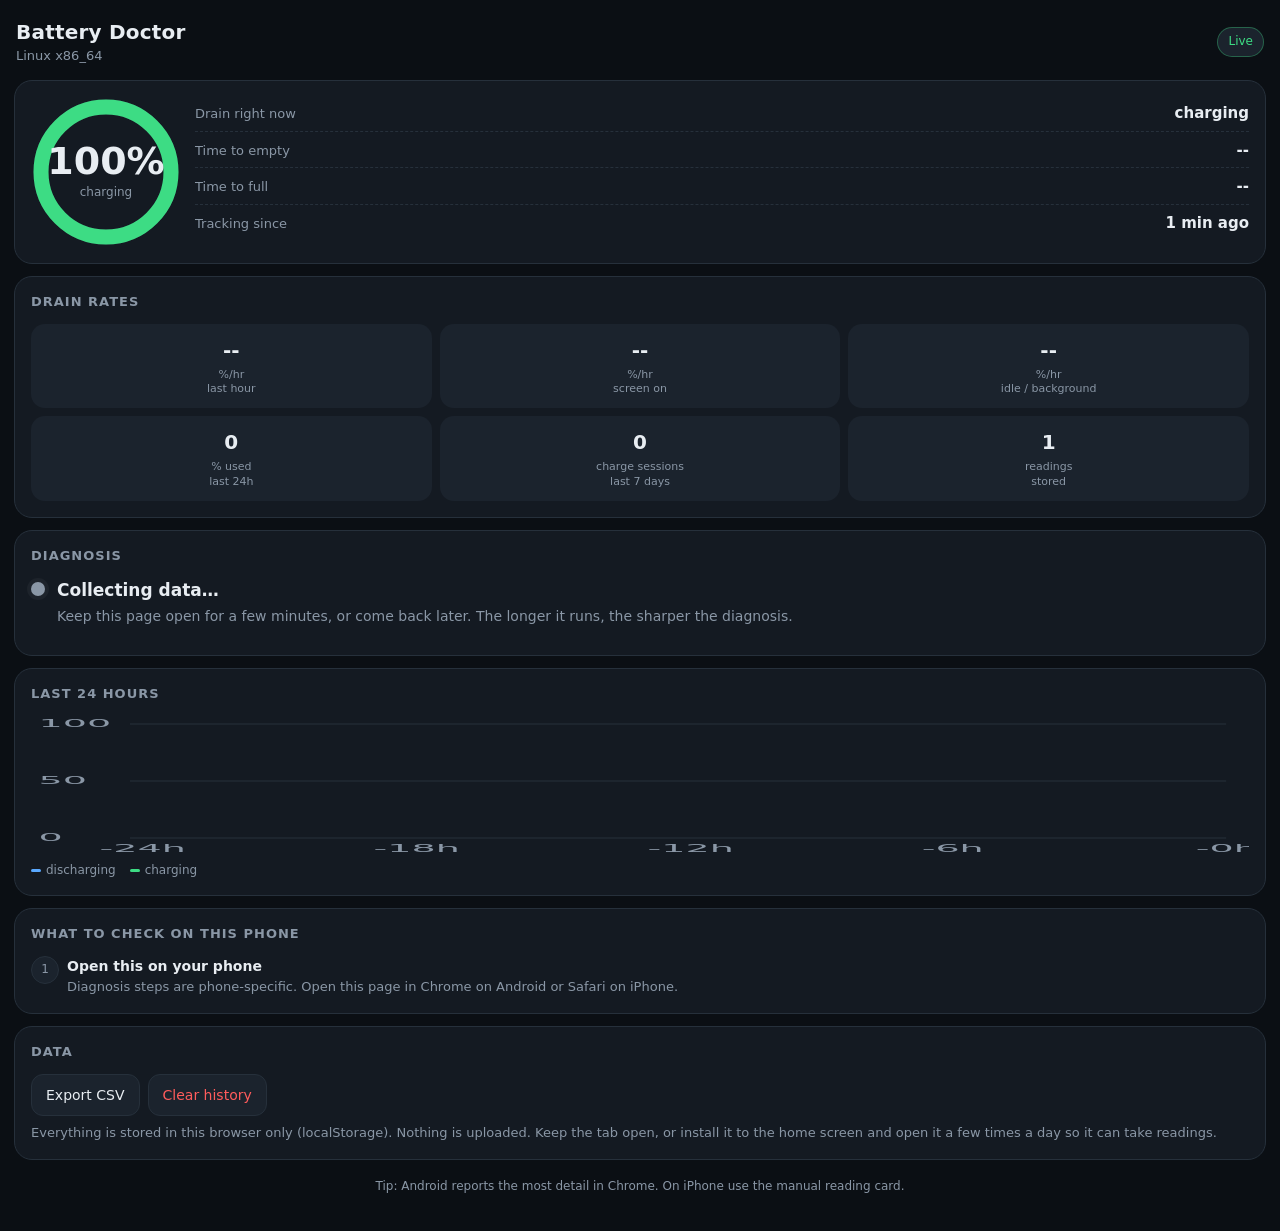
<file: battery.html>
<!DOCTYPE html>
<html lang="en">
<head>
<meta charset="utf-8">
<meta name="viewport" content="width=device-width, initial-scale=1, viewport-fit=cover">
<meta name="theme-color" content="#0b0f14">
<meta name="color-scheme" content="dark">
<meta name="apple-mobile-web-app-capable" content="yes">
<meta name="apple-mobile-web-app-status-bar-style" content="black-translucent">
<meta name="mobile-web-app-capable" content="yes">
<link rel="manifest" href="battery.webmanifest">
<link rel="icon" href="battery-icon.svg" type="image/svg+xml">
<title>Battery Doctor</title>
<meta name="description" content="Battery diagnosis and drain tracker. Runs entirely on your phone, no data leaves the device.">
<style>
  :root{
    --bg:#0b0f14; --card:#141a22; --card2:#1b232d; --line:#26303b;
    --text:#e8edf2; --muted:#8a97a6; --good:#3ddc84; --warn:#ffb340; --bad:#ff5c5c; --accent:#5aa9ff;
    --r:18px;
  }
  *{box-sizing:border-box}
  html,body{margin:0;background:var(--bg);color:var(--text);font:16px/1.45 system-ui,-apple-system,"Segoe UI",Roboto,sans-serif;-webkit-text-size-adjust:100%}
  body{padding:max(12px,env(safe-area-inset-top)) 14px max(24px,env(safe-area-inset-bottom))}
  header{display:flex;align-items:center;justify-content:space-between;padding:6px 2px 14px}
  header h1{font-size:20px;margin:0;font-weight:600;letter-spacing:.2px}
  header .sub{color:var(--muted);font-size:13px}
  .pill{font-size:12px;padding:5px 10px;border-radius:999px;background:var(--card2);color:var(--muted);border:1px solid var(--line)}
  .pill.live{color:var(--good);border-color:rgba(61,220,132,.35)}
  .pill.off{color:var(--warn);border-color:rgba(255,179,64,.35)}
  .card{background:var(--card);border:1px solid var(--line);border-radius:var(--r);padding:16px;margin-bottom:12px}
  .card h2{font-size:13px;text-transform:uppercase;letter-spacing:1px;color:var(--muted);margin:0 0 12px;font-weight:600}
  .hero{display:grid;grid-template-columns:150px 1fr;gap:14px;align-items:center}
  .gauge{position:relative;width:150px;height:150px}
  .gauge svg{width:100%;height:100%;transform:rotate(-90deg)}
  .gauge .track{stroke:var(--line);fill:none;stroke-width:12}
  .gauge .fill{stroke:var(--good);fill:none;stroke-width:12;stroke-linecap:round;transition:stroke-dashoffset .6s ease,stroke .4s}
  .gauge .num{position:absolute;inset:0;display:flex;flex-direction:column;align-items:center;justify-content:center}
  .gauge .num b{font-size:38px;font-weight:600;line-height:1}
  .gauge .num span{font-size:12px;color:var(--muted);margin-top:4px}
  .stats{display:grid;gap:8px}
  .stat{display:flex;justify-content:space-between;align-items:baseline;gap:10px;border-bottom:1px dashed var(--line);padding-bottom:6px}
  .stat:last-child{border-bottom:0}
  .stat .k{color:var(--muted);font-size:13px}
  .stat .v{font-weight:600;font-size:15px;text-align:right}
  .grid3{display:grid;grid-template-columns:repeat(3,1fr);gap:8px}
  .tile{background:var(--card2);border-radius:14px;padding:12px 10px;text-align:center}
  .tile b{display:block;font-size:20px;font-weight:600}
  .tile small{display:block;color:var(--muted);font-size:11px;margin-top:3px;line-height:1.3}
  .verdict{display:flex;gap:12px;align-items:flex-start}
  .dot{width:14px;height:14px;border-radius:50%;flex:none;margin-top:4px;background:var(--muted);box-shadow:0 0 0 4px rgba(255,255,255,.04)}
  .dot.good{background:var(--good)} .dot.warn{background:var(--warn)} .dot.bad{background:var(--bad)}
  .verdict h3{margin:0 0 4px;font-size:17px}
  .verdict p{margin:0;color:var(--muted);font-size:14px}
  ul.findings{list-style:none;padding:0;margin:12px 0 0;display:grid;gap:8px}
  ul.findings li{background:var(--card2);border-radius:12px;padding:10px 12px;font-size:14px;border-left:3px solid var(--muted)}
  ul.findings li.warn{border-left-color:var(--warn)} ul.findings li.bad{border-left-color:var(--bad)} ul.findings li.good{border-left-color:var(--good)}
  ul.findings li b{display:block;margin-bottom:2px}
  ul.findings li span{color:var(--muted);font-size:13px}
  .chart{width:100%;height:140px;display:block}
  .chart .axis{stroke:var(--line);stroke-width:1}
  .chart .line{fill:none;stroke:var(--accent);stroke-width:2;stroke-linejoin:round}
  .chart .chg{fill:none;stroke:var(--good);stroke-width:2}
  .chart text{fill:var(--muted);font-size:10px}
  .legend{display:flex;gap:14px;font-size:12px;color:var(--muted);margin-top:6px}
  .legend i{display:inline-block;width:10px;height:3px;border-radius:2px;vertical-align:middle;margin-right:5px}
  .steps{padding-left:0;list-style:none;margin:0;display:grid;gap:10px;counter-reset:s}
  .steps li{display:grid;grid-template-columns:26px 1fr;gap:10px;font-size:14px;align-items:start}
  .steps li::before{counter-increment:s;content:counter(s);width:26px;height:26px;border-radius:50%;background:var(--card2);border:1px solid var(--line);display:flex;align-items:center;justify-content:center;font-size:12px;color:var(--muted)}
  .steps li b{display:block}
  .steps li span{color:var(--muted);font-size:13px}
  .row{display:flex;gap:8px;flex-wrap:wrap}
  button{appearance:none;border:1px solid var(--line);background:var(--card2);color:var(--text);padding:10px 14px;border-radius:12px;font:inherit;font-size:14px;cursor:pointer}
  button.primary{background:var(--accent);border-color:var(--accent);color:#04121f;font-weight:600}
  button.danger{color:var(--bad)}
  button:active{transform:scale(.98)}
  input[type=number]{width:90px;background:var(--card2);border:1px solid var(--line);color:var(--text);padding:10px;border-radius:12px;font:inherit}
  .note{font-size:13px;color:var(--muted);margin:8px 0 0}
  .hidden{display:none!important}
  details summary{cursor:pointer;font-size:14px;color:var(--accent);margin-bottom:8px}
  .foot{text-align:center;color:var(--muted);font-size:12px;margin-top:18px}
  @media (max-width:360px){.hero{grid-template-columns:1fr;justify-items:center}.grid3{grid-template-columns:1fr 1fr}}
</style>
</head>
<body>
<header>
  <div>
    <h1>Battery Doctor</h1>
    <div class="sub" id="device">Detecting phone…</div>
  </div>
  <span class="pill" id="apiPill">…</span>
</header>

<section class="card" id="heroCard">
  <div class="hero">
    <div class="gauge">
      <svg viewBox="0 0 120 120"><circle class="track" cx="60" cy="60" r="52"/><circle class="fill" id="ring" cx="60" cy="60" r="52" stroke-dasharray="326.7" stroke-dashoffset="326.7"/></svg>
      <div class="num"><b id="lvl">--</b><span id="state">reading…</span></div>
    </div>
    <div class="stats">
      <div class="stat"><span class="k">Drain right now</span><span class="v" id="rateNow">--</span></div>
      <div class="stat"><span class="k">Time to empty</span><span class="v" id="tte">--</span></div>
      <div class="stat"><span class="k">Time to full</span><span class="v" id="ttf">--</span></div>
      <div class="stat"><span class="k">Tracking since</span><span class="v" id="since">--</span></div>
    </div>
  </div>
</section>

<section class="card hidden" id="manualCard">
  <h2>Manual reading</h2>
  <p class="note" style="margin:0 0 10px">This browser doesn't expose battery level (iPhone Safari hides it). Type the % from the top of your screen a few times a day and the app will still work out your drain rate.</p>
  <div class="row">
    <input type="number" id="manualLvl" min="0" max="100" placeholder="%" inputmode="numeric">
    <label style="display:flex;align-items:center;gap:6px;font-size:14px"><input type="checkbox" id="manualChg"> Charging</label>
    <button class="primary" id="manualAdd">Log reading</button>
  </div>
</section>

<section class="card">
  <h2>Drain rates</h2>
  <div class="grid3">
    <div class="tile"><b id="r1h">--</b><small>%/hr<br>last hour</small></div>
    <div class="tile"><b id="rScreen">--</b><small>%/hr<br>screen on</small></div>
    <div class="tile"><b id="rIdle">--</b><small>%/hr<br>idle / background</small></div>
  </div>
  <div class="grid3" style="margin-top:8px">
    <div class="tile"><b id="rDay">--</b><small>% used<br>last 24h</small></div>
    <div class="tile"><b id="cycles">--</b><small>charge sessions<br>last 7 days</small></div>
    <div class="tile"><b id="samples">0</b><small>readings<br>stored</small></div>
  </div>
</section>

<section class="card">
  <h2>Diagnosis</h2>
  <div class="verdict">
    <div class="dot" id="vDot"></div>
    <div><h3 id="vTitle">Collecting data…</h3><p id="vBody">Keep this page open for a few minutes, or come back later. The longer it runs, the sharper the diagnosis.</p></div>
  </div>
  <ul class="findings" id="findings"></ul>
</section>

<section class="card">
  <h2>Last 24 hours</h2>
  <svg class="chart" id="chart" viewBox="0 0 320 140" preserveAspectRatio="none"></svg>
  <div class="legend"><span><i style="background:var(--accent)"></i>discharging</span><span><i style="background:var(--good)"></i>charging</span></div>
</section>

<section class="card">
  <h2>What to check on this phone</h2>
  <ol class="steps" id="steps"></ol>
</section>

<section class="card">
  <h2>Data</h2>
  <div class="row">
    <button id="installBtn" class="primary hidden">Add to home screen</button>
    <button id="exportBtn">Export CSV</button>
    <button id="clearBtn" class="danger">Clear history</button>
  </div>
  <p class="note">Everything is stored in this browser only (localStorage). Nothing is uploaded. Keep the tab open, or install it to the home screen and open it a few times a day so it can take readings.</p>
</section>

<p class="foot">Tip: Android reports the most detail in Chrome. On iPhone use the manual reading card.</p>

<script>
(function(){
  'use strict';
  const KEY='bd_samples_v1';
  const MAX=4000;
  const $=id=>document.getElementById(id);
  const ua=navigator.userAgent;
  const isAndroid=/Android/i.test(ua);
  const isIOS=/iPhone|iPad|iPod/i.test(ua)||(navigator.platform==='MacIntel'&&navigator.maxTouchPoints>1);
  const isSamsung=/SamsungBrowser|SM-/i.test(ua);
  let samples=load();
  let battery=null;
  let manualMode=false;
  let deferredInstall=null;

  function load(){try{const a=JSON.parse(localStorage.getItem(KEY)||'[]');return Array.isArray(a)?a:[]}catch(e){return[]}}
  function save(){try{if(samples.length>MAX)samples=samples.slice(-MAX);localStorage.setItem(KEY,JSON.stringify(samples))}catch(e){}}

  // sample = [timestamp, level(0-100), charging(0/1), visible(0/1)]
  function addSample(level,charging){
    const now=Date.now();
    const vis=document.visibilityState==='visible'?1:0;
    const last=samples[samples.length-1];
    if(last&&now-last[0]<20000&&last[1]===level&&last[2]===charging&&last[3]===vis)return;
    samples.push([now,Math.round(level),charging?1:0,vis]);
    save();
    render();
  }

  // ---- device label
  function deviceLabel(){
    let m='';
    const a=ua.match(/Android ([\d.]+); ([^;)]+)/);
    if(a){m=a[2].replace(/ Build.*$/,'').trim()+' · Android '+a[1];}
    else if(isIOS){const v=ua.match(/OS (\d+)[_.](\d+)/);m=(/iPad/.test(ua)?'iPad':'iPhone')+(v?' · iOS '+v[1]+'.'+v[2]:'');}
    else m=navigator.platform||'Unknown device';
    return m;
  }
  $('device').textContent=deviceLabel();

  // ---- battery api
  function hookBattery(b){
    battery=b;
    const push=()=>addSample(b.level*100,b.charging);
    ['levelchange','chargingchange','chargingtimechange','dischargingtimechange'].forEach(ev=>b.addEventListener(ev,()=>{push();render();}));
    push();
    $('apiPill').textContent='Live';$('apiPill').className='pill live';
    $('manualCard').classList.add('hidden');
  }
  if(navigator.getBattery){
    navigator.getBattery().then(hookBattery).catch(enableManual);
  }else enableManual();

  function enableManual(){
    manualMode=true;
    $('apiPill').textContent='Manual';$('apiPill').className='pill off';
    $('manualCard').classList.remove('hidden');
    $('state').textContent='manual';
  }
  $('manualAdd').addEventListener('click',()=>{
    const v=parseFloat($('manualLvl').value);
    if(isNaN(v)||v<0||v>100){$('manualLvl').focus();return;}
    addSample(v,$('manualChg').checked);
    $('manualLvl').value='';
  });

  // periodic tick so idle periods produce readings even without levelchange
  setInterval(()=>{if(battery)addSample(battery.level*100,battery.charging);},60000);
  document.addEventListener('visibilitychange',()=>{if(battery)addSample(battery.level*100,battery.charging);render();});

  // ---- maths
  const H=3600000;
  function segments(from,to){
    // consecutive discharging pairs within window → [dt(ms), dLevel(%), visible]
    const out=[];
    for(let i=1;i<samples.length;i++){
      const a=samples[i-1],b=samples[i];
      if(b[0]<from||a[0]>to)continue;
      if(a[2]||b[2])continue;               // skip charging
      const dt=b[0]-a[0]; if(dt<=0||dt>3*H)continue; // gap too big → phone was off / no data
      const dl=a[1]-b[1]; if(dl<0)continue;
      out.push([dt,dl,a[3]&&b[3]]);
    }
    return out;
  }
  function rate(segs){ // %/hr
    let t=0,l=0;segs.forEach(s=>{t+=s[0];l+=s[1];});
    if(t<5*60000)return null; // need 5 min of data
    return l/(t/H);
  }
  function used24h(){
    const from=Date.now()-24*H;let l=0;segments(from,Date.now()).forEach(s=>l+=s[1]);return l;
  }
  function chargeSessions(days){
    const from=Date.now()-days*24*H;let n=0,prev=null;
    for(const s of samples){if(s[0]<from)continue;if(s[2]&&prev===0)n++;prev=s[2];}
    return n;
  }
  function fmtRate(r){return r==null?'--':(Math.round(r*10)/10).toFixed(1);}
  function fmtDur(sec){
    if(sec==null||!isFinite(sec)||sec<=0)return '--';
    const h=Math.floor(sec/3600),m=Math.round((sec%3600)/60);
    return h?h+'h '+String(m).padStart(2,'0')+'m':m+'m';
  }
  function ago(ts){
    const d=Date.now()-ts;
    if(d<H)return Math.max(1,Math.round(d/60000))+' min ago';
    if(d<24*H)return Math.round(d/H)+' h ago';
    return Math.round(d/(24*H))+' d ago';
  }

  // ---- diagnosis
  function diagnose(){
    const now=Date.now();
    const all=segments(0,now), lastHr=segments(now-H,now);
    const rAll=rate(all), r1=rate(lastHr);
    const rScreen=rate(all.filter(s=>s[2])), rIdle=rate(all.filter(s=>!s[2]));
    const totalHrs=all.reduce((t,s)=>t+s[0],0)/H;
    const f=[];
    let level='',title='',body='';

    if(totalHrs<0.25){
      return {level:'',title:'Collecting data…',body:'Keep this page open for a few minutes, or come back later. The longer it runs, the sharper the diagnosis.',findings:[]};
    }
    const worst=Math.max(rIdle||0,rScreen||0,rAll||0);
    // thresholds: typical phone idle 0.5–2 %/hr, screen-on 8–15 %/hr
    if(rIdle!=null){
      if(rIdle>6)f.push(['bad','Heavy background drain: '+fmtRate(rIdle)+'%/hr while idle','Normal is under 2%/hr. Something is running while the screen is off: a rogue app, sync, GPS, or a weak signal hunting for network.']);
      else if(rIdle>2.5)f.push(['warn','Background drain a bit high: '+fmtRate(rIdle)+'%/hr idle','Usually location services, always-on display, or too many apps allowed to refresh in the background.']);
      else f.push(['good','Idle drain looks normal ('+fmtRate(rIdle)+'%/hr)','Your phone sleeps properly. The drain is coming from active use.']);
    }
    if(rScreen!=null){
      if(rScreen>25)f.push(['bad','Very high screen-on drain: '+fmtRate(rScreen)+'%/hr','Expect 8–15%/hr for normal use. This level points to max brightness, 120Hz, gaming, video calls, hotspot, or a worn battery that can no longer hold its rated capacity.']);
      else if(rScreen>15)f.push(['warn','Screen-on drain is on the high side: '+fmtRate(rScreen)+'%/hr','Lower brightness, turn off adaptive refresh rate, and check which app tops the battery usage list.']);
      else f.push(['good','Screen-on drain is normal ('+fmtRate(rScreen)+'%/hr)','Active use costs what it should.']);
    }
    const u=used24h();
    if(u>=100)f.push(['warn','You used '+Math.round(u)+'% in the last 24h','More than one full charge a day. If usage is light, the cell is probably degraded. Check Battery Health in settings (see steps below).']);
    if(chargeSessions(7)>14)f.push(['warn','Charging a lot: '+chargeSessions(7)+' sessions in 7 days','Frequent top-ups often mean the battery no longer holds charge. Ask for a battery health report.']);
    const gaps=samples.filter((s,i)=>i&&s[0]-samples[i-1][0]>3*H).length;
    if(gaps>0)f.push(['','Some gaps in tracking ('+gaps+')','The app can only measure while it is open. Install it to your home screen and open it morning and night for a better picture.']);

    if(worst>20||(rIdle!=null&&rIdle>6)){level='bad';title='Something is draining your battery';body='This is well outside normal. Start with the steps below, especially the battery usage list.';}
    else if(worst>12||(rIdle!=null&&rIdle>2.5)){level='warn';title='Drain is higher than it should be';body='Not broken, but a few settings or apps are costing you hours a day.';}
    else{level='good';title='Battery behaviour looks healthy';body='Drain rates are normal. If it still feels fast, the battery may just be small or worn. Check its health.';}
    return {level,title,body,findings:f,r1,rScreen,rIdle,rAll};
  }

  // ---- steps per platform
  function steps(){
    const s=[];
    if(isAndroid){
      s.push(['Open the usage list','Settings › Battery › Battery usage. Sort by "last 24 hours". Anything above ~10% that you did not actively use is the suspect.']);
      s.push(['Restrict the suspect','Long‑press the app › App info › Battery › choose Restricted (Samsung: "Put app to sleep"). Uninstall it if you don\'t need it.']);
      s.push(['Location & scanning','Settings › Location › Location services: turn off Wi‑Fi scanning and Bluetooth scanning. Set weather/social apps to "Only while using".']);
      s.push(['Screen settings','Brightness to adaptive, Motion smoothness to Standard (not 120Hz), turn off Always‑On Display, screen timeout 30s.']);
      s.push(['Signal','Weak 5G/4G is a silent killer. In Settings › Connections › Mobile networks try LTE/4G only when 5G is patchy.']);
      s.push(['Battery health',isSamsung?'Samsung Members app › Diagnostics › Battery status, or dial *#0228# for the real capacity.':'Settings › About phone › Battery information (Android 14+). Below 80% health = time for a new cell.']);
      s.push(['Nuclear option','Reboot, then if drain persists: Settings › Battery › Background usage limits › Deep sleeping apps, or a cache wipe from recovery.']);
    }else if(isIOS){
      s.push(['Open the usage list','Settings › Battery. Tap "Last 10 Days". Look at "Activity" vs "Background Activity" per app.']);
      s.push(['Background App Refresh','Settings › General › Background App Refresh › turn off for anything that isn\'t messaging.']);
      s.push(['Location','Settings › Privacy & Security › Location Services. Set most apps to "While Using" and turn off "Precise" where unneeded.']);
      s.push(['Screen','Settings › Display: Auto‑Brightness on, Always On Display off (Pro models), Auto‑Lock 30s.']);
      s.push(['Battery Health','Settings › Battery › Battery Health & Charging. Under 80% Maximum Capacity means Apple will replace it.']);
      s.push(['Signal & Wi‑Fi','Weak reception drains fast. Turn on Wi‑Fi Calling and consider Settings › Cellular › Voice & Data › LTE if 5G is spotty.']);
      s.push(['Reset if stuck','Restart, then check for iOS updates. A backlog of Photos/iCloud sync after an update can drain for 1–2 days.']);
    }else{
      s.push(['Open this on your phone','Diagnosis steps are phone‑specific. Open this page in Chrome on Android or Safari on iPhone.']);
    }
    $('steps').innerHTML=s.map(x=>'<li><div><b>'+x[0]+'</b><span>'+x[1]+'</span></div></li>').join('');
  }
  steps();

  // ---- chart
  function drawChart(){
    const svg=$('chart');const W=320,Hh=140,pad={l:26,r:6,t:8,b:18};
    const now=Date.now(),from=now-24*H;
    const pts=samples.filter(s=>s[0]>=from);
    let out='';
    // axes
    [0,50,100].forEach(v=>{const y=pad.t+(1-v/100)*(Hh-pad.t-pad.b);out+='<line class="axis" x1="'+pad.l+'" x2="'+(W-pad.r)+'" y1="'+y+'" y2="'+y+'"/><text x="2" y="'+(y+3)+'">'+v+'</text>';});
    for(let h=0;h<=24;h+=6){const x=pad.l+(h/24)*(W-pad.l-pad.r);out+='<text x="'+(x-8)+'" y="'+(Hh-4)+'">-'+(24-h)+'h</text>';}
    const X=t=>pad.l+((t-from)/(24*H))*(W-pad.l-pad.r), Y=l=>pad.t+(1-l/100)*(Hh-pad.t-pad.b);
    let seg='',cls='';
    for(let i=0;i<pts.length;i++){
      const p=pts[i],c=p[2]?'chg':'line';
      const gap=i&&p[0]-pts[i-1][0]>3*H;
      if(c!==cls||gap){if(seg)out+='<polyline class="'+cls+'" points="'+seg+'"/>';seg='';cls=c;if(i&&!gap)seg+=X(pts[i-1][0])+','+Y(pts[i-1][1])+' ';}
      seg+=X(p[0])+','+Y(p[1])+' ';
    }
    if(seg)out+='<polyline class="'+cls+'" points="'+seg+'"/>';
    if(!pts.length)out+='<text x="'+(W/2-40)+'" y="'+(Hh/2)+'">no readings yet</text>';
    svg.innerHTML=out;
  }

  // ---- render
  function render(){
    const last=samples[samples.length-1];
    const lvl=battery?Math.round(battery.level*100):(last?last[1]:null);
    const chg=battery?battery.charging:(last?!!last[2]:false);
    if(lvl!=null){
      $('lvl').textContent=lvl+'%';
      const ring=$('ring');ring.style.strokeDashoffset=(326.7*(1-lvl/100)).toFixed(1);
      ring.style.stroke=chg?'var(--good)':lvl<=20?'var(--bad)':lvl<=40?'var(--warn)':'var(--accent)';
      $('state').textContent=chg?'charging':'on battery';
    }
    const d=diagnose();
    $('rateNow').textContent=d.r1!=null?fmtRate(d.r1)+' %/hr':(chg?'charging':'--');
    if(battery&&!manualMode){
      $('tte').textContent=chg?'--':(isFinite(battery.dischargingTime)?fmtDur(battery.dischargingTime):(d.r1?fmtDur(lvl/d.r1*3600):'--'));
      $('ttf').textContent=chg?(isFinite(battery.chargingTime)?fmtDur(battery.chargingTime):'…'):'--';
    }else{
      $('tte').textContent=(!chg&&d.r1&&lvl!=null)?fmtDur(lvl/d.r1*3600):'--';
      $('ttf').textContent='--';
    }
    $('since').textContent=samples.length?ago(samples[0][0]):'--';
    $('r1h').textContent=fmtRate(d.r1);$('rScreen').textContent=fmtRate(d.rScreen);$('rIdle').textContent=fmtRate(d.rIdle);
    $('rDay').textContent=Math.round(used24h());$('cycles').textContent=chargeSessions(7);$('samples').textContent=samples.length;
    $('vDot').className='dot '+d.level;$('vTitle').textContent=d.title;$('vBody').textContent=d.body;
    $('findings').innerHTML=d.findings.map(x=>'<li class="'+x[0]+'"><b>'+x[1]+'</b><span>'+x[2]+'</span></li>').join('');
    drawChart();
  }
  render();

  // ---- data buttons
  $('exportBtn').addEventListener('click',()=>{
    const csv='time,level,charging,screen_on\n'+samples.map(s=>new Date(s[0]).toISOString()+','+s[1]+','+s[2]+','+s[3]).join('\n');
    const a=document.createElement('a');a.href='data:text/csv;charset=utf-8,'+encodeURIComponent(csv);a.download='battery-log.csv';document.body.appendChild(a);a.click();a.remove();
  });
  $('clearBtn').addEventListener('click',()=>{if(confirm('Delete all stored readings?')){samples=[];save();render();}});

  // ---- install
  window.addEventListener('beforeinstallprompt',e=>{e.preventDefault();deferredInstall=e;$('installBtn').classList.remove('hidden');});
  $('installBtn').addEventListener('click',async()=>{if(!deferredInstall)return;deferredInstall.prompt();await deferredInstall.userChoice;deferredInstall=null;$('installBtn').classList.add('hidden');});
  if('serviceWorker' in navigator){navigator.serviceWorker.register('battery-sw.js').catch(()=>{});}
})();
</script>
</body>
</html>
</file>
